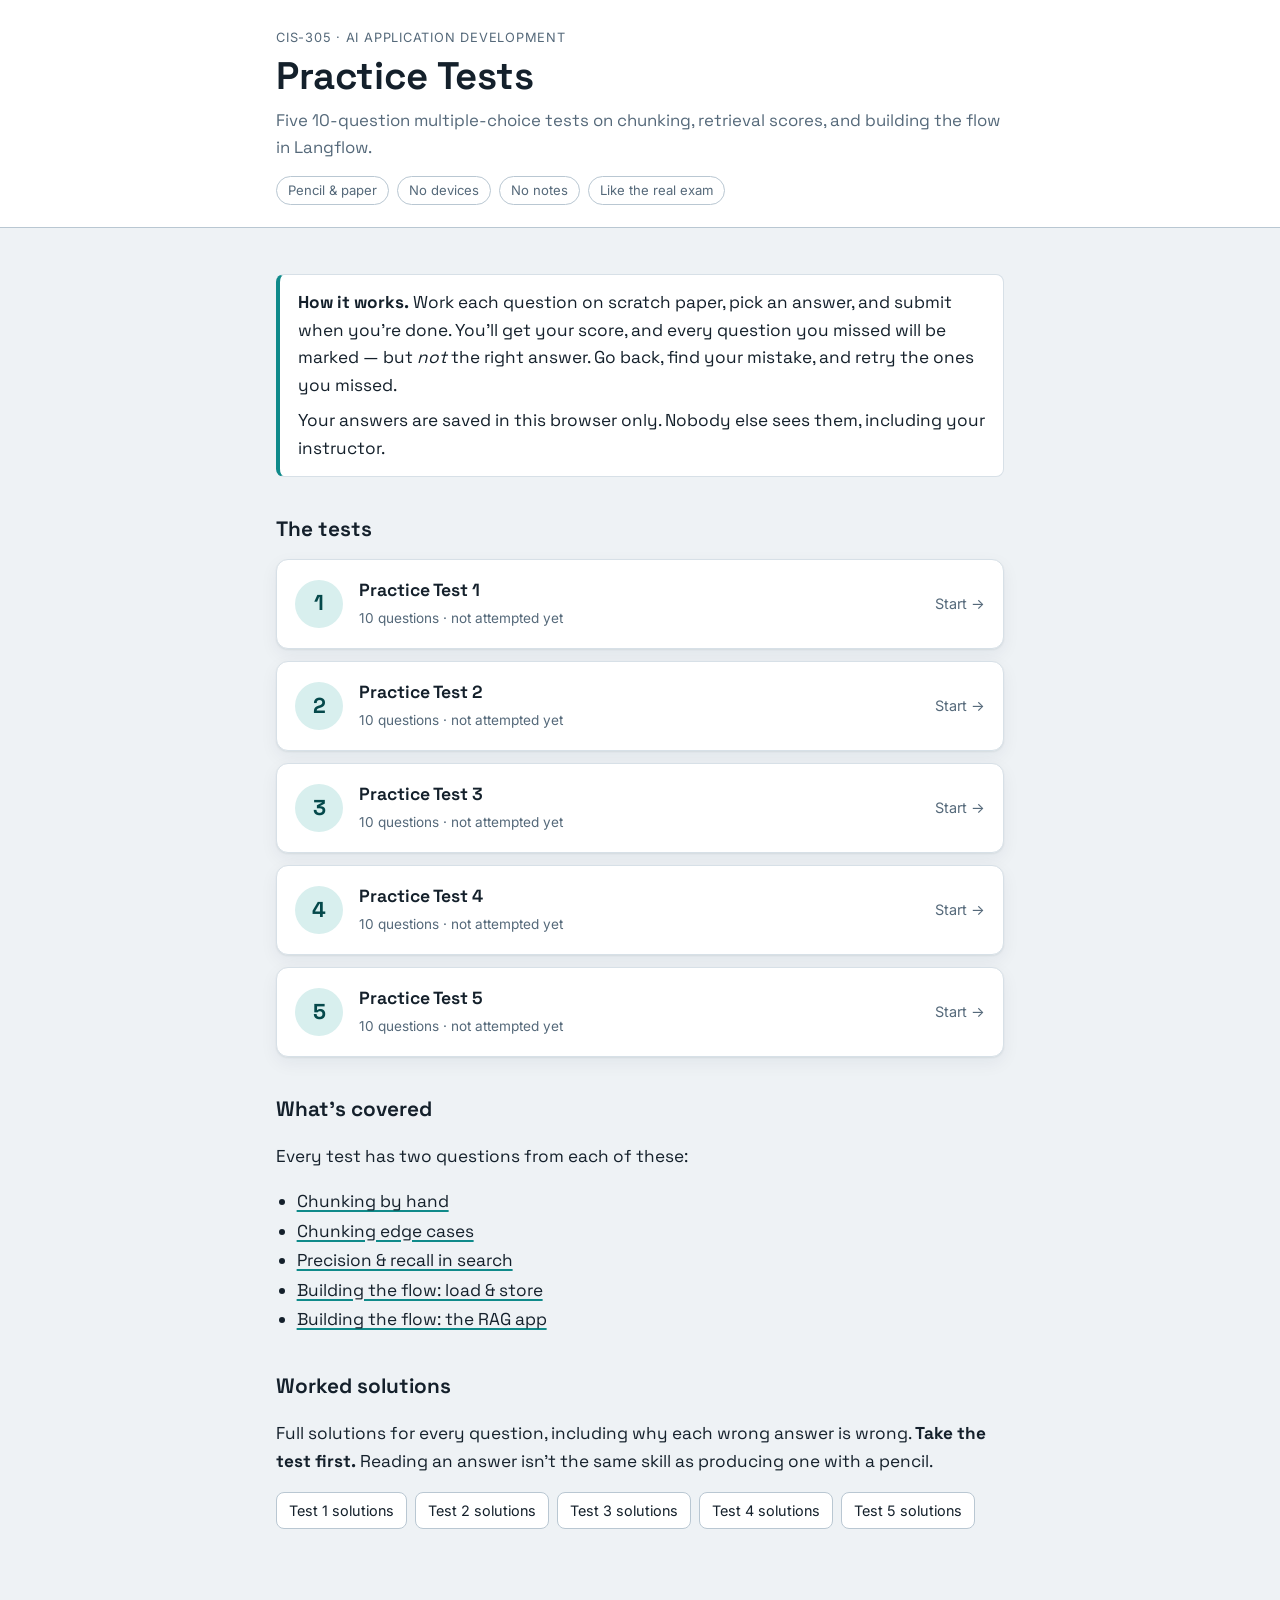
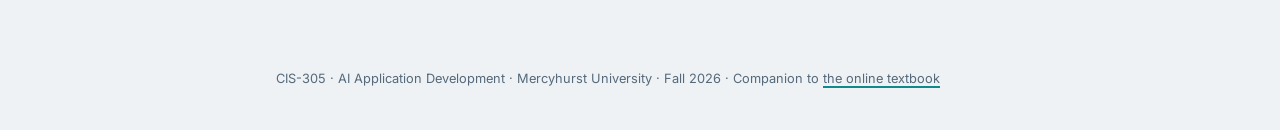
<file: index.html>
<!doctype html>
<html lang="en">
<head>
  <title>AI App Development Practice Tests</title>
  <meta charset="utf-8">
  <meta name="viewport" content="width=device-width, initial-scale=1">
  <link rel="preconnect" href="https://fonts.googleapis.com">
  <link rel="preconnect" href="https://fonts.gstatic.com" crossorigin>
  <link rel="stylesheet" href="https://fonts.googleapis.com/css2?family=Space+Grotesk:wght@500;600;700&family=Inter:wght@400;500;600&family=IBM+Plex+Mono:wght@400;600&display=swap">
  <link rel="stylesheet" href="style.css">
  <link rel="icon" href="data:image/svg+xml,%3Csvg xmlns=%22http://www.w3.org/2000/svg%22 viewBox=%220 0 32 32%22%3E%3Crect width=%2232%22 height=%2232%22 rx=%227%22 fill=%22%230f8a8a%22/%3E%3Ccircle cx=%2210%22 cy=%2211%22 r=%223%22 fill=%22%23ffffff%22/%3E%3Ccircle cx=%2222%22 cy=%2221%22 r=%223%22 fill=%22%23ffffff%22/%3E%3Cpath d=%22M12.6 12.8 19.4 19.2%22 stroke=%22%23ffffff%22 stroke-width=%222.4%22 stroke-linecap=%22round%22/%3E%3C/svg%3E">
</head>
<body data-page="home">
  <header class="masthead"><div class="wrap">
    <p class="crumb">CIS-305 · AI Application Development</p>
    <h1>Practice Tests</h1>
    <p class="dek">Five 10-question multiple-choice tests on chunking, retrieval scores, and building the flow in Langflow.</p>
    <ul class="rules"><li>Pencil &amp; paper</li><li>No devices</li><li>No notes</li><li>Like the real exam</li></ul>
  </div></header>

  <main><div class="wrap">
    <div class="note">
      <p><strong>How it works.</strong> Work each question on scratch paper, pick an answer, and submit when you're done.
      You'll get your score, and every question you missed will be marked — but <em>not</em> the right answer.
      Go back, find your mistake, and retry the ones you missed.</p>
      <p>Your answers are saved in this browser only. Nobody else sees them, including your instructor.</p>
    </div>

    <h2>The tests</h2>
    <ol class="test-list" id="tests"></ol>

    <h2>What's covered</h2>
    <p>Every test has two questions from each of these:</p>
    <ul class="topics">
      <li><a href="https://bendazz.github.io/intro-to-ai-applications/#chunking-practice">Chunking by hand</a></li>
      <li><a href="https://bendazz.github.io/intro-to-ai-applications/#chunking-edge-practice">Chunking edge cases</a></li>
      <li><a href="https://bendazz.github.io/intro-to-ai-applications/#retrieval-practice">Precision &amp; recall in search</a></li>
      <li><a href="https://bendazz.github.io/intro-to-ai-applications/#rag-flow-retrieval">Building the flow: load &amp; store</a></li>
      <li><a href="https://bendazz.github.io/intro-to-ai-applications/#rag-flow-generation">Building the flow: the RAG app</a></li>
    </ul>

    <h2>Worked solutions</h2>
    <p>Full solutions for every question, including why each wrong answer is wrong.
    <strong>Take the test first.</strong> Reading an answer isn't the same skill as producing one with a pencil.</p>
    <div class="sol-links" id="sol-links"></div>
  </div></main>
  <footer><div class="wrap">CIS-305 · AI Application Development · Mercyhurst University · Fall 2026 ·
    Companion to <a href="https://bendazz.github.io/intro-to-ai-applications">the online textbook</a></div></footer>
  <script src="questions.js"></script>
  <script src="app.js"></script>
</body>
</html>
</file>
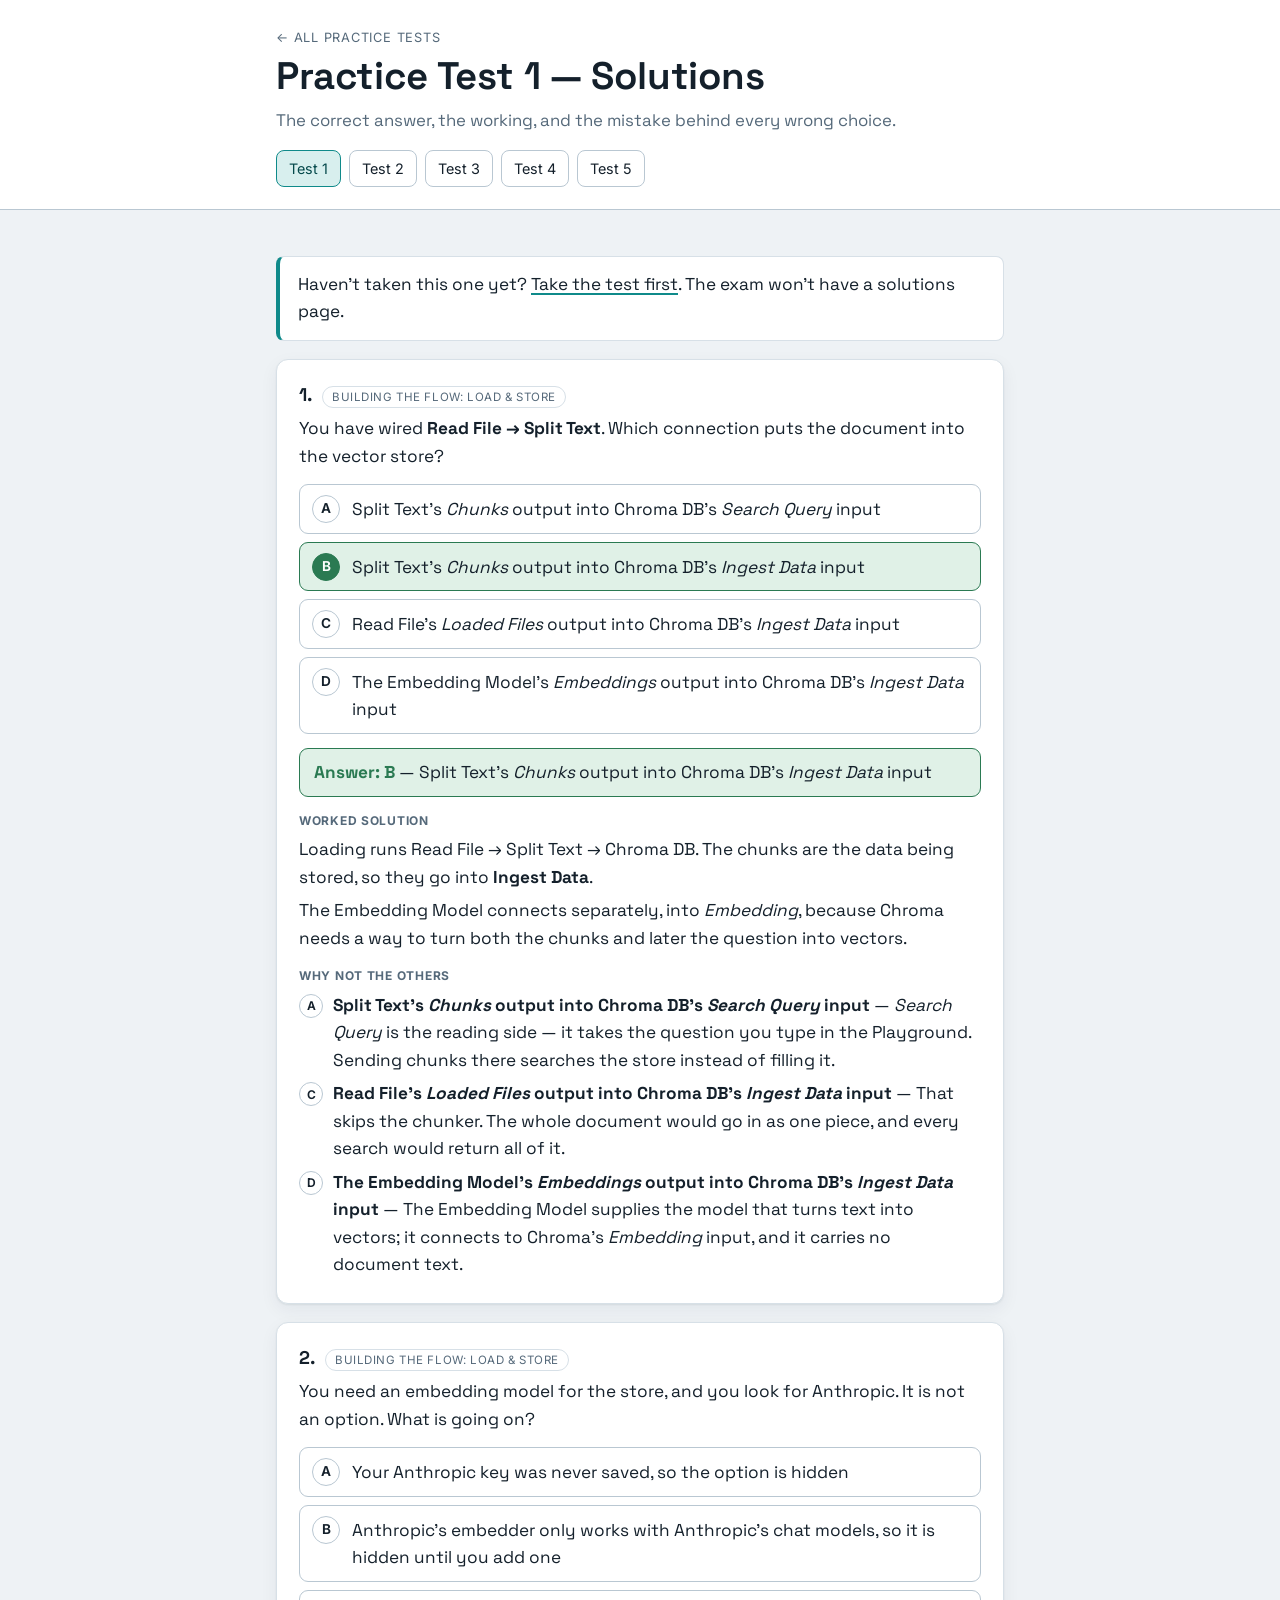
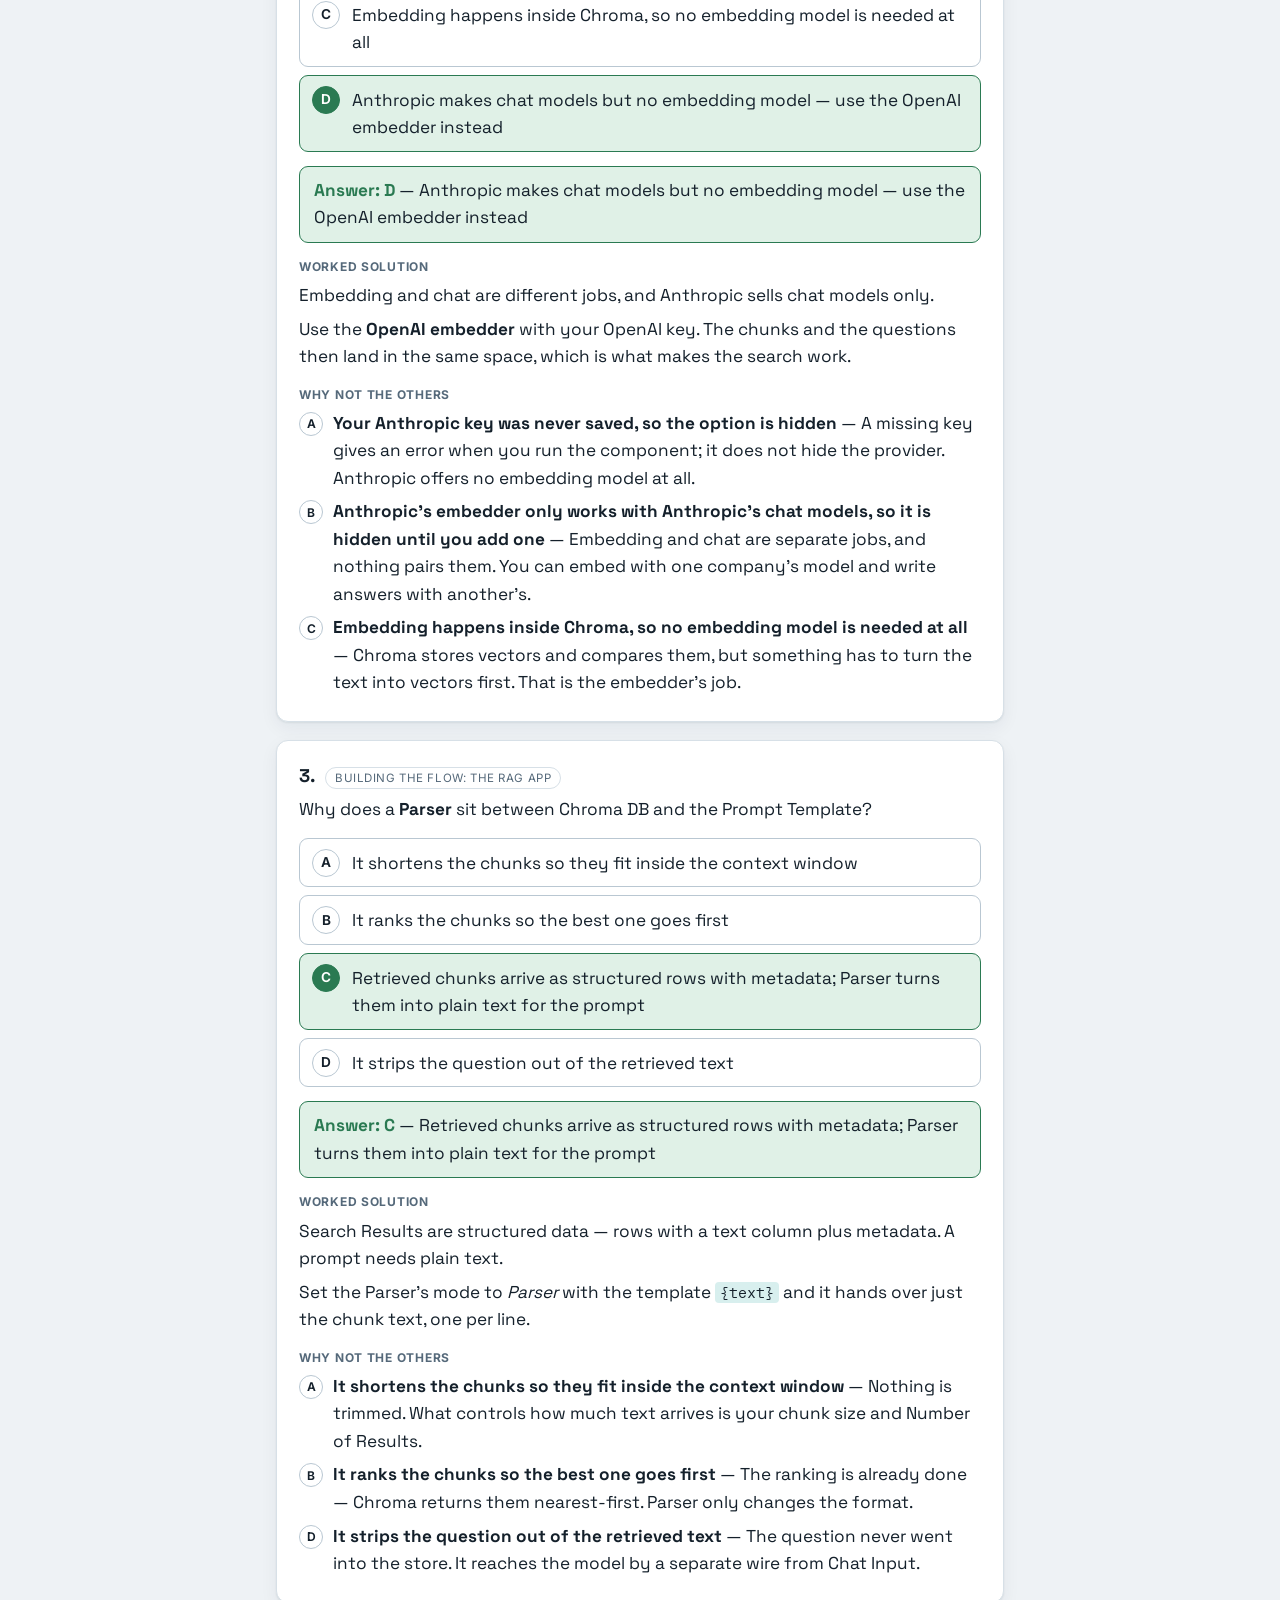
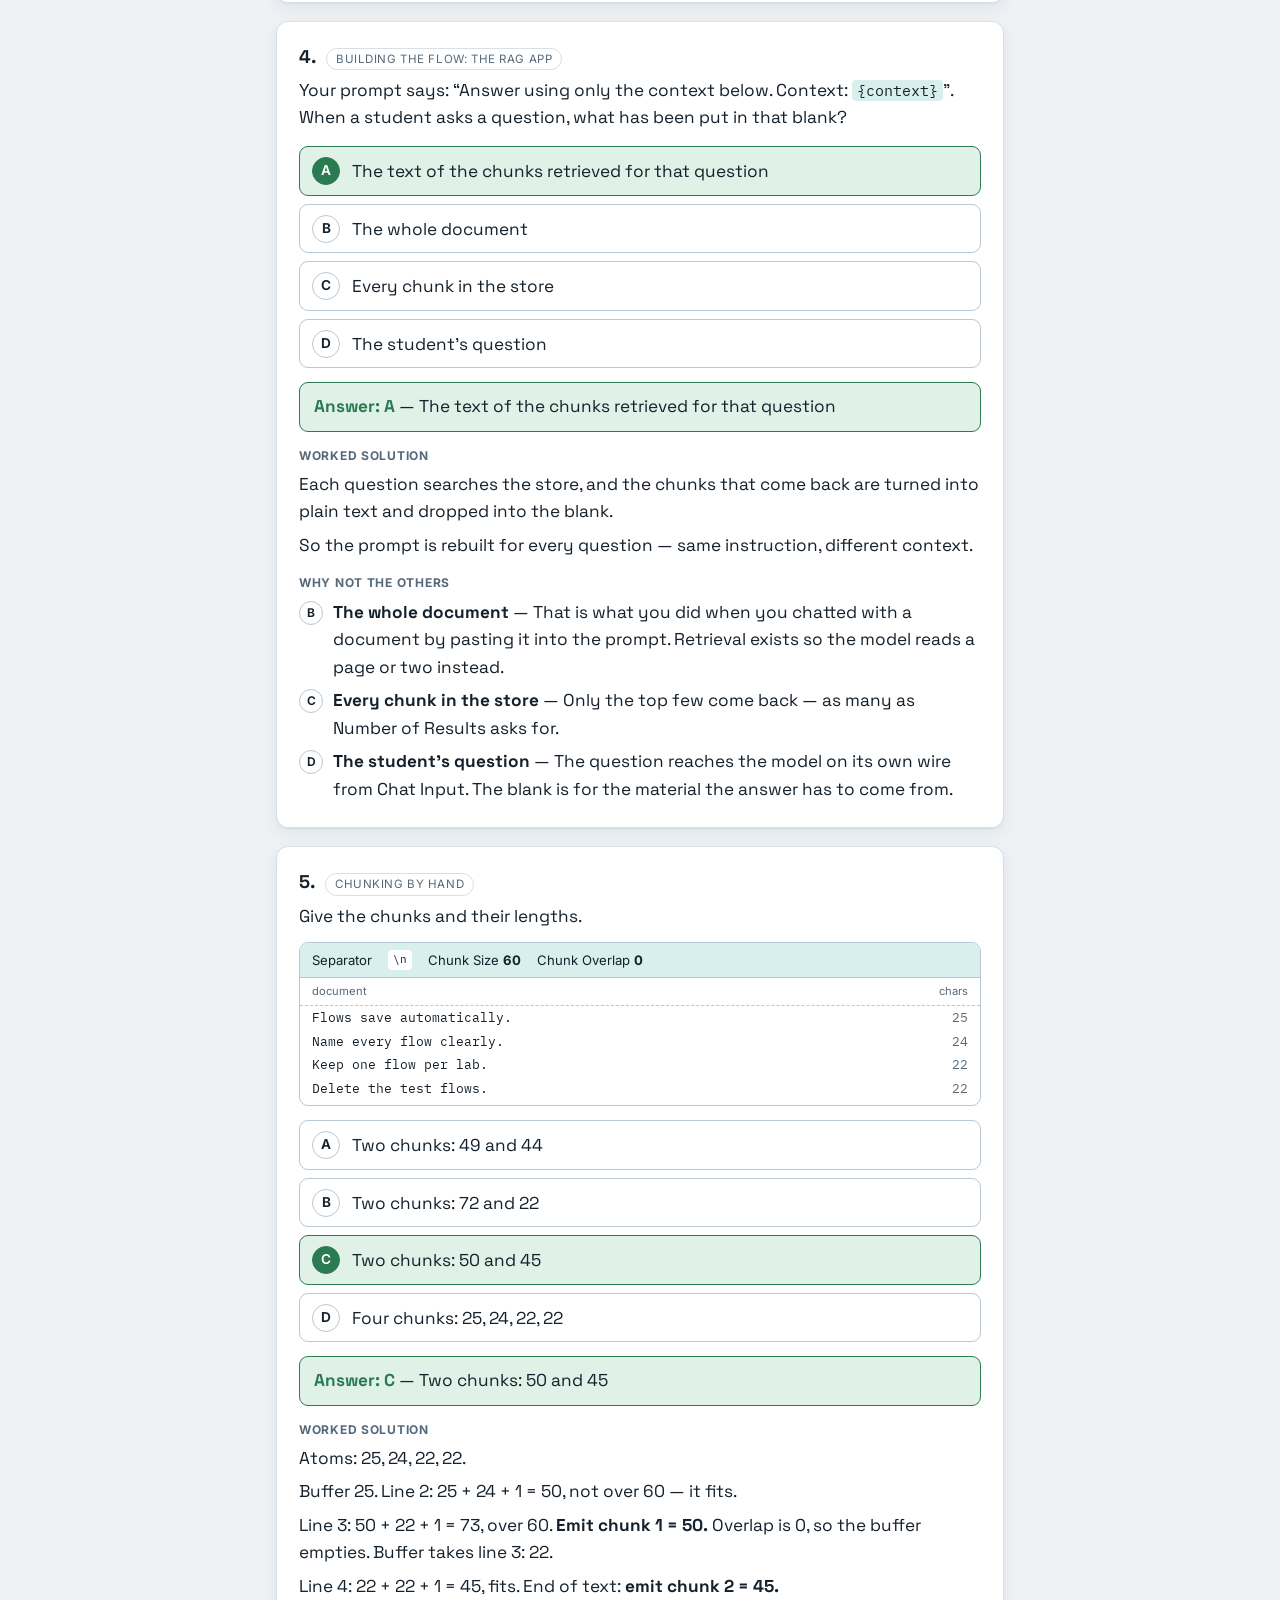
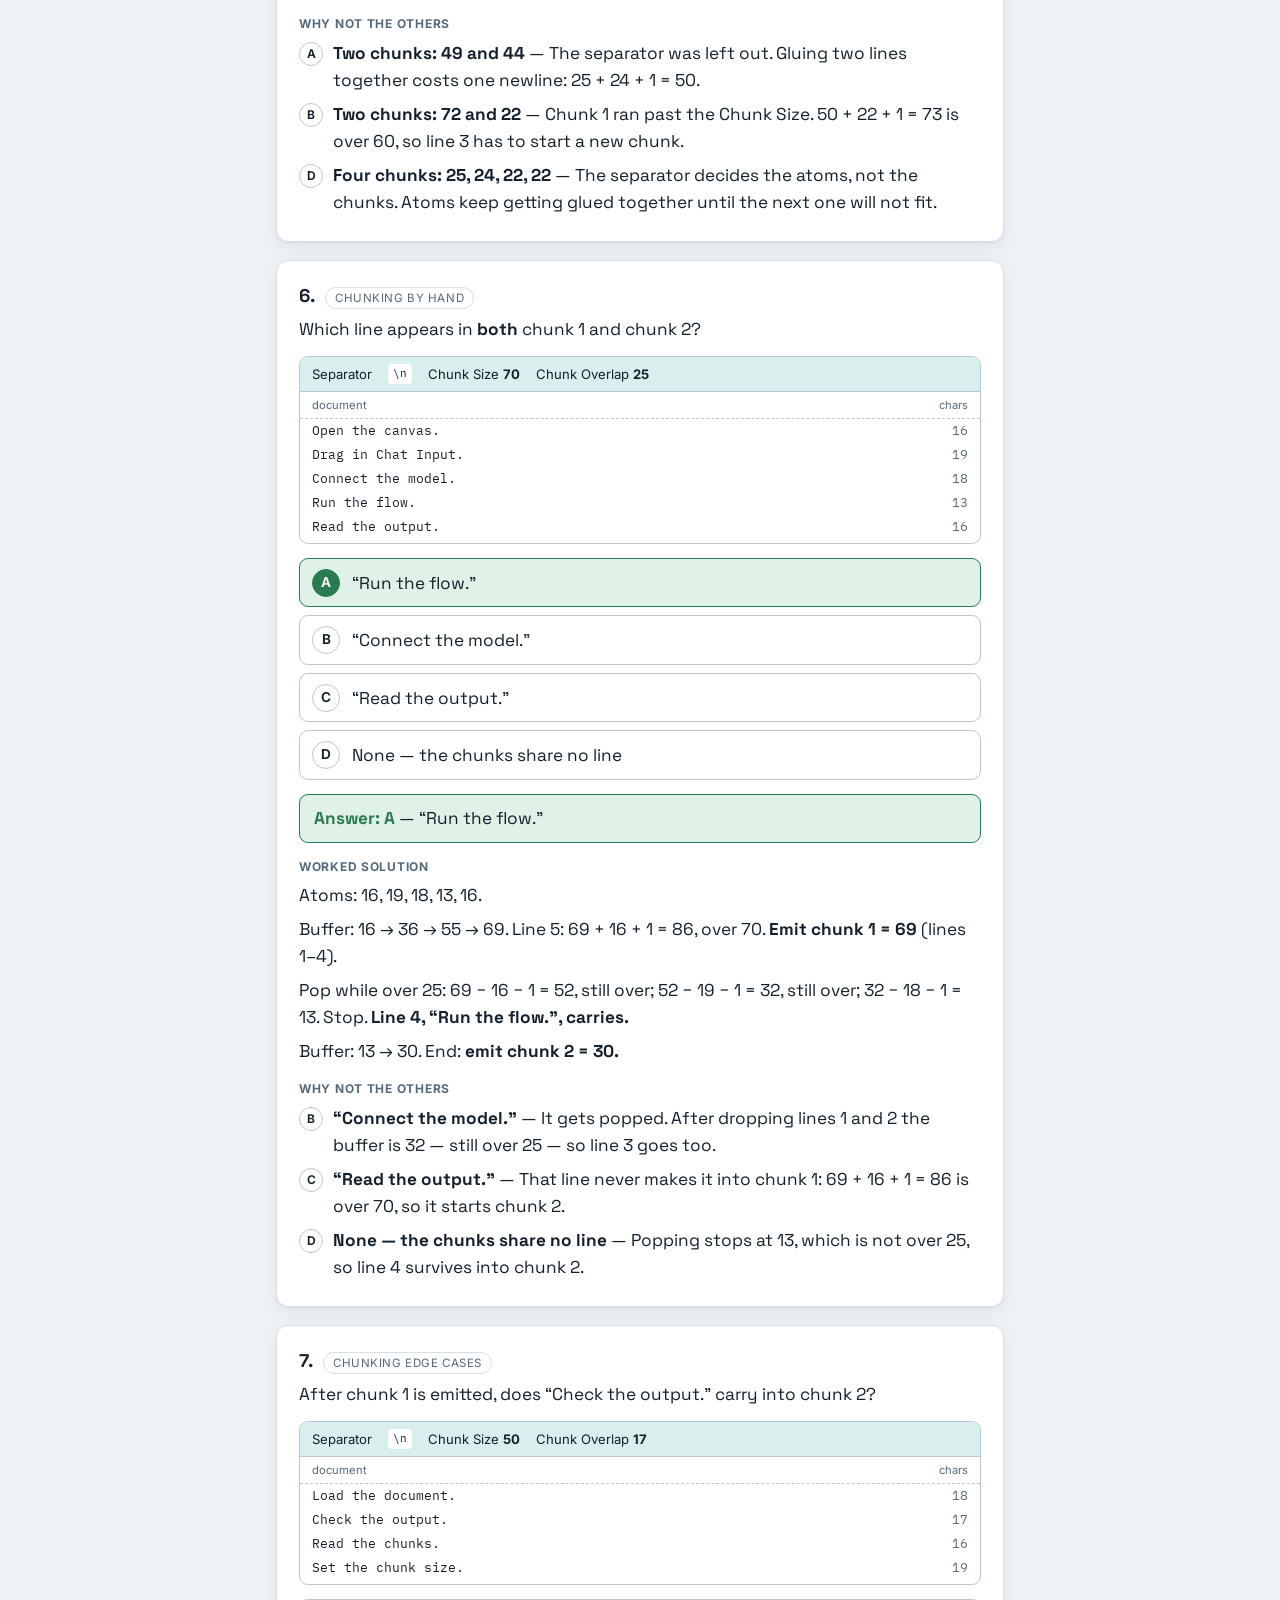
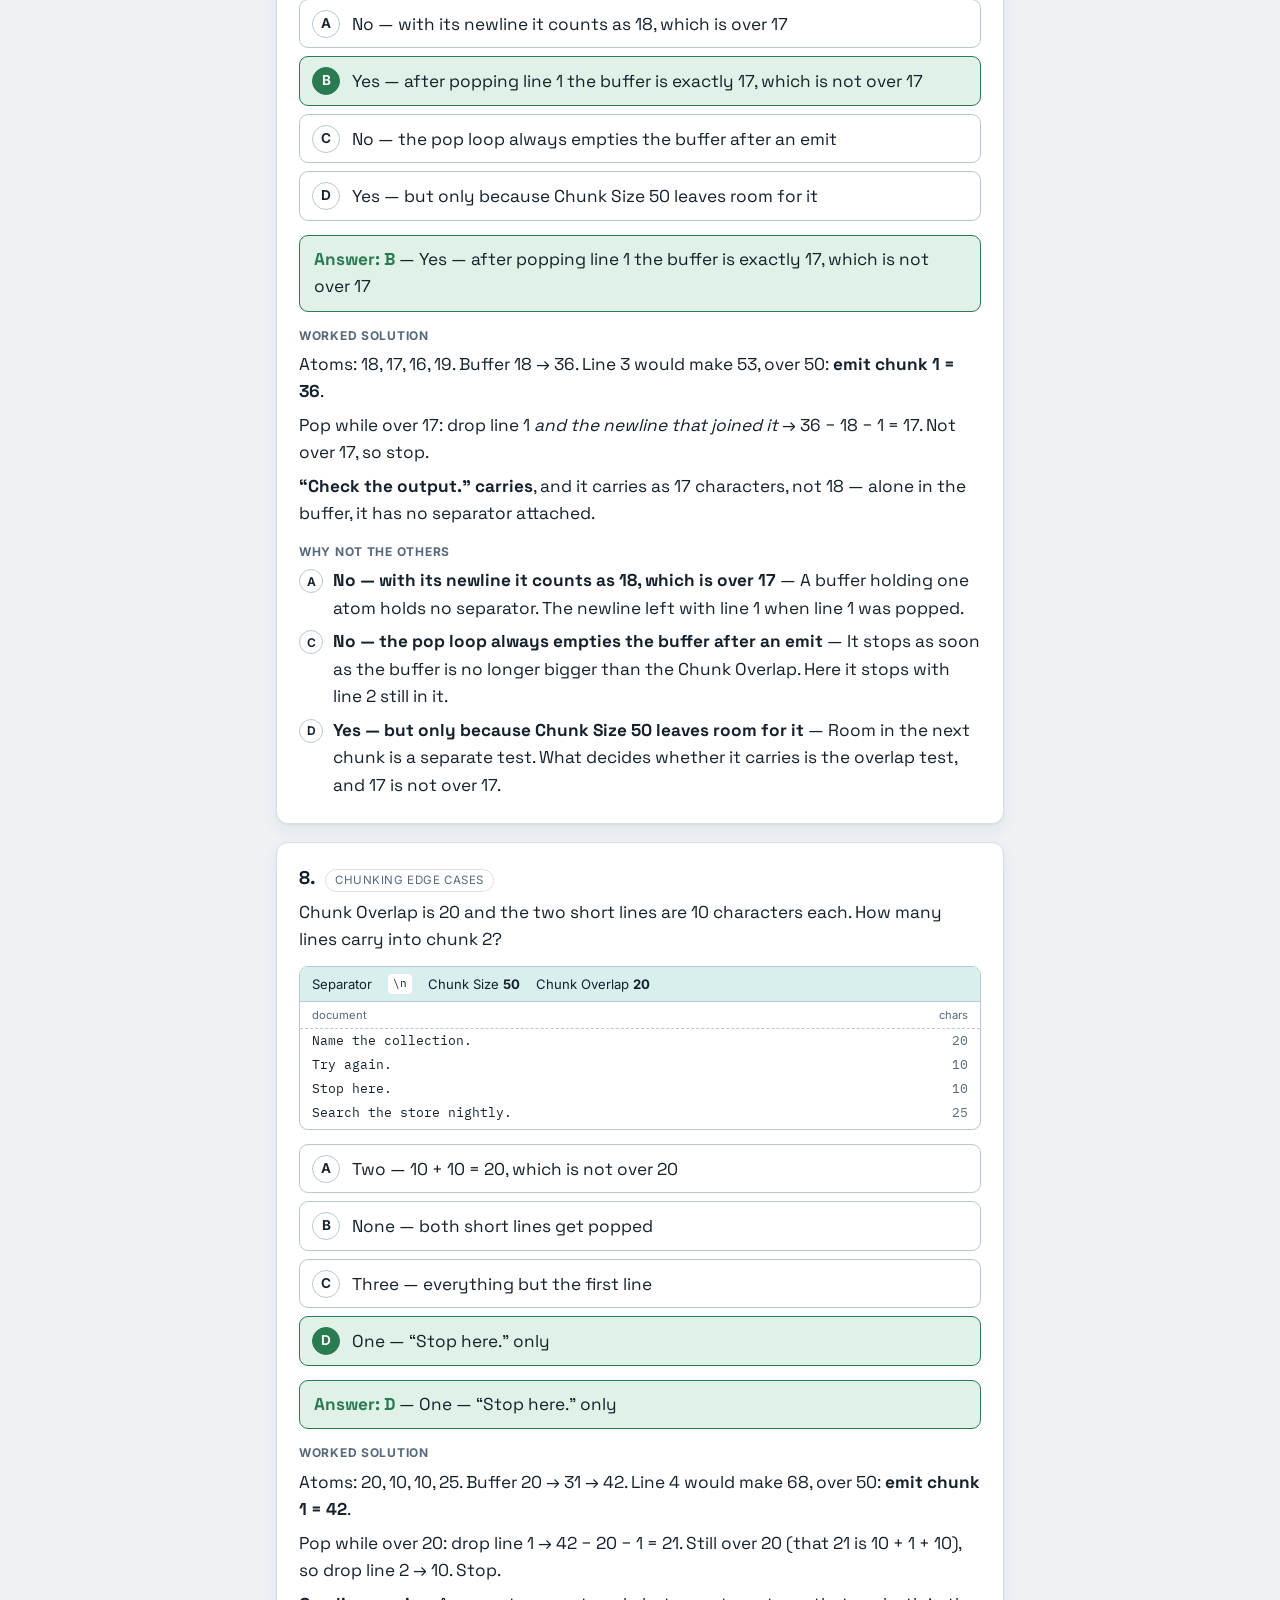
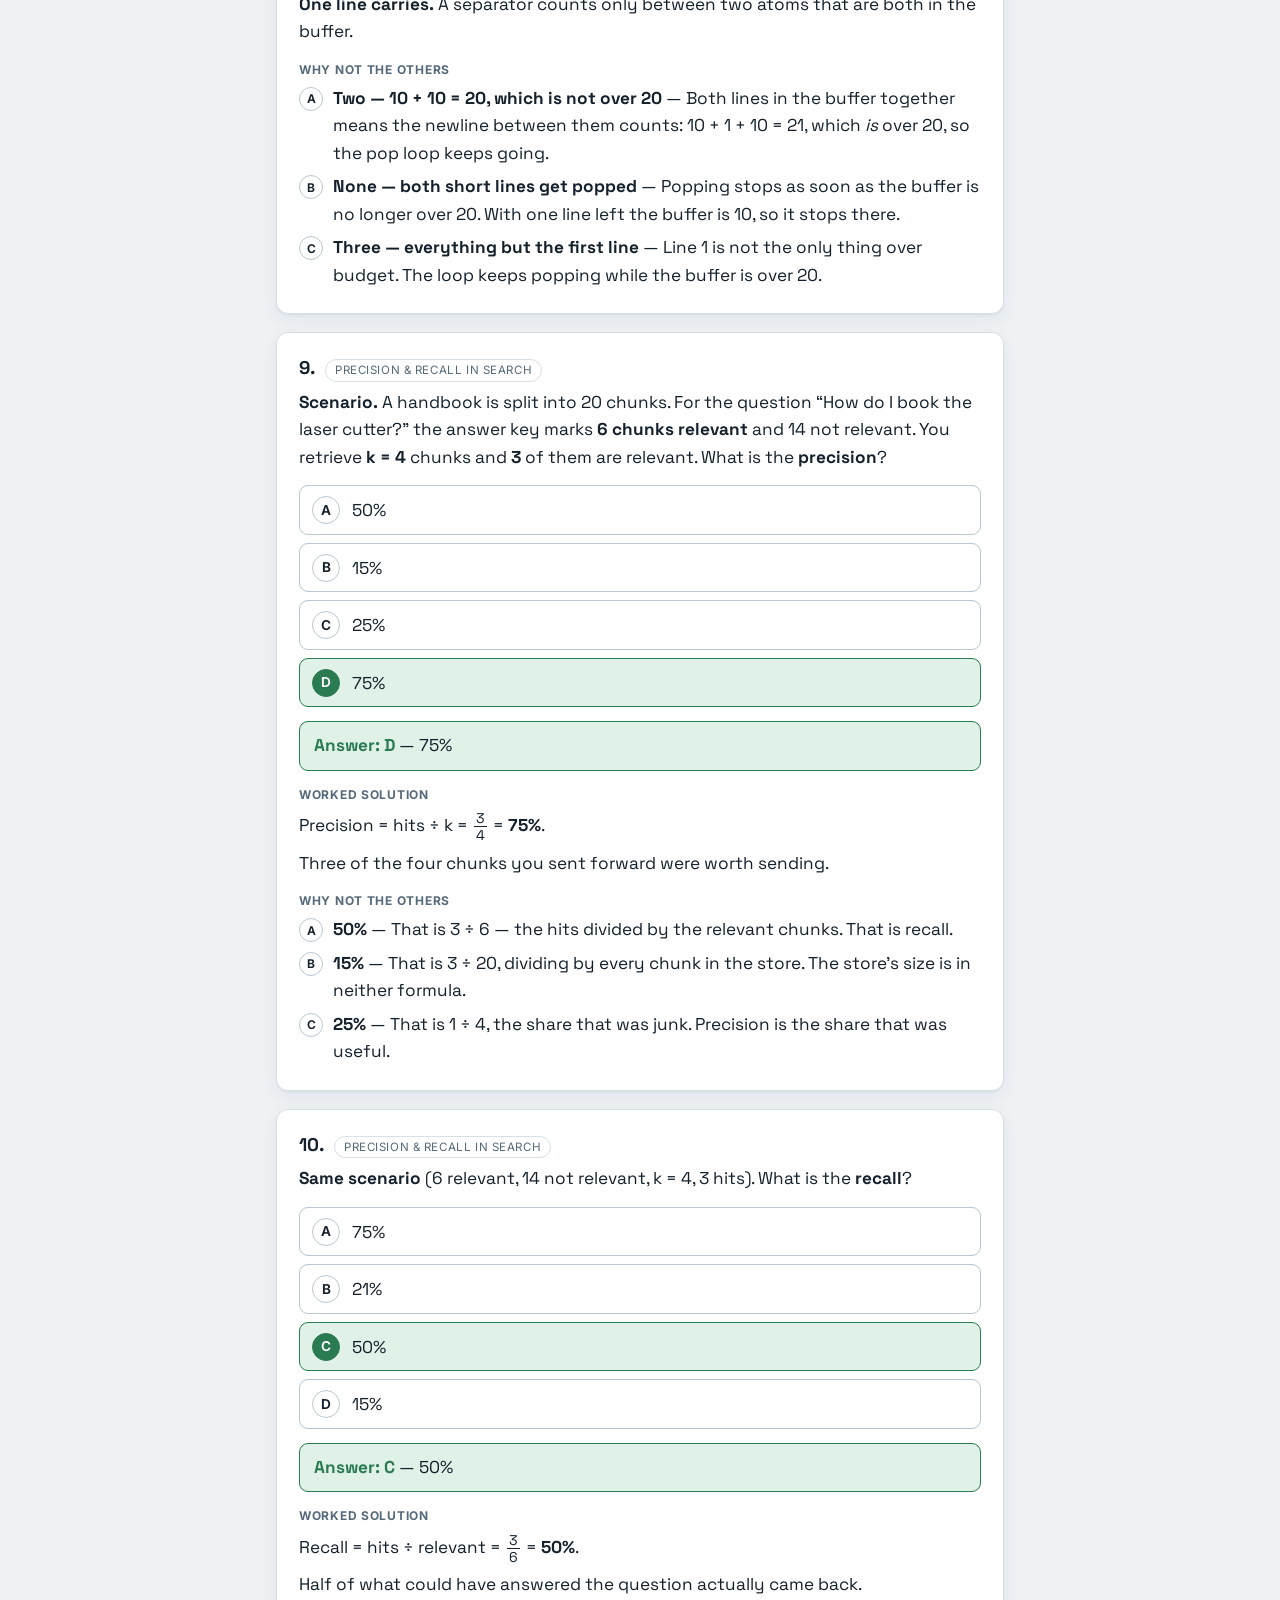
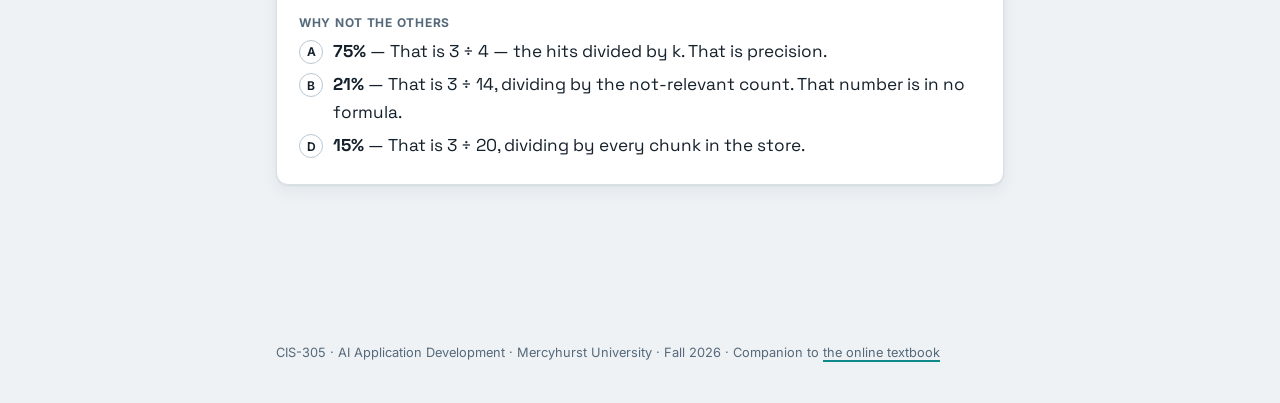
<file: solutions.html>
<!doctype html>
<html lang="en">
<head>
  <title>Solutions · AI App Development</title>
  <meta charset="utf-8">
  <meta name="viewport" content="width=device-width, initial-scale=1">
  <link rel="preconnect" href="https://fonts.googleapis.com">
  <link rel="preconnect" href="https://fonts.gstatic.com" crossorigin>
  <link rel="stylesheet" href="https://fonts.googleapis.com/css2?family=Space+Grotesk:wght@500;600;700&family=Inter:wght@400;500;600&family=IBM+Plex+Mono:wght@400;600&display=swap">
  <link rel="stylesheet" href="style.css">
  <link rel="icon" href="data:image/svg+xml,%3Csvg xmlns=%22http://www.w3.org/2000/svg%22 viewBox=%220 0 32 32%22%3E%3Crect width=%2232%22 height=%2232%22 rx=%227%22 fill=%22%230f8a8a%22/%3E%3Ccircle cx=%2210%22 cy=%2211%22 r=%223%22 fill=%22%23ffffff%22/%3E%3Ccircle cx=%2222%22 cy=%2221%22 r=%223%22 fill=%22%23ffffff%22/%3E%3Cpath d=%22M12.6 12.8 19.4 19.2%22 stroke=%22%23ffffff%22 stroke-width=%222.4%22 stroke-linecap=%22round%22/%3E%3C/svg%3E">
</head>
<body data-page="solutions">
  <header class="masthead"><div class="wrap">
    <p class="crumb"><a href="./">← All practice tests</a></p>
    <h1 id="title">Solutions</h1>
    <p class="dek">The correct answer, the working, and the mistake behind every wrong choice.</p>
    <div class="sol-links" id="sol-links" style="margin-top:16px"></div>
  </div></header>

  <main><div class="wrap">
    <div class="note"><p>Haven't taken this one yet? <a id="take-link" href="test.html">Take the test first</a>.
    The exam won't have a solutions page.</p></div>
    <div id="solutions"></div>
  </div></main>
  <footer><div class="wrap">CIS-305 · AI Application Development · Mercyhurst University · Fall 2026 ·
    Companion to <a href="https://bendazz.github.io/intro-to-ai-applications">the online textbook</a></div></footer>
  <script src="questions.js"></script>
  <script src="app.js"></script>
</body>
</html>
</file>
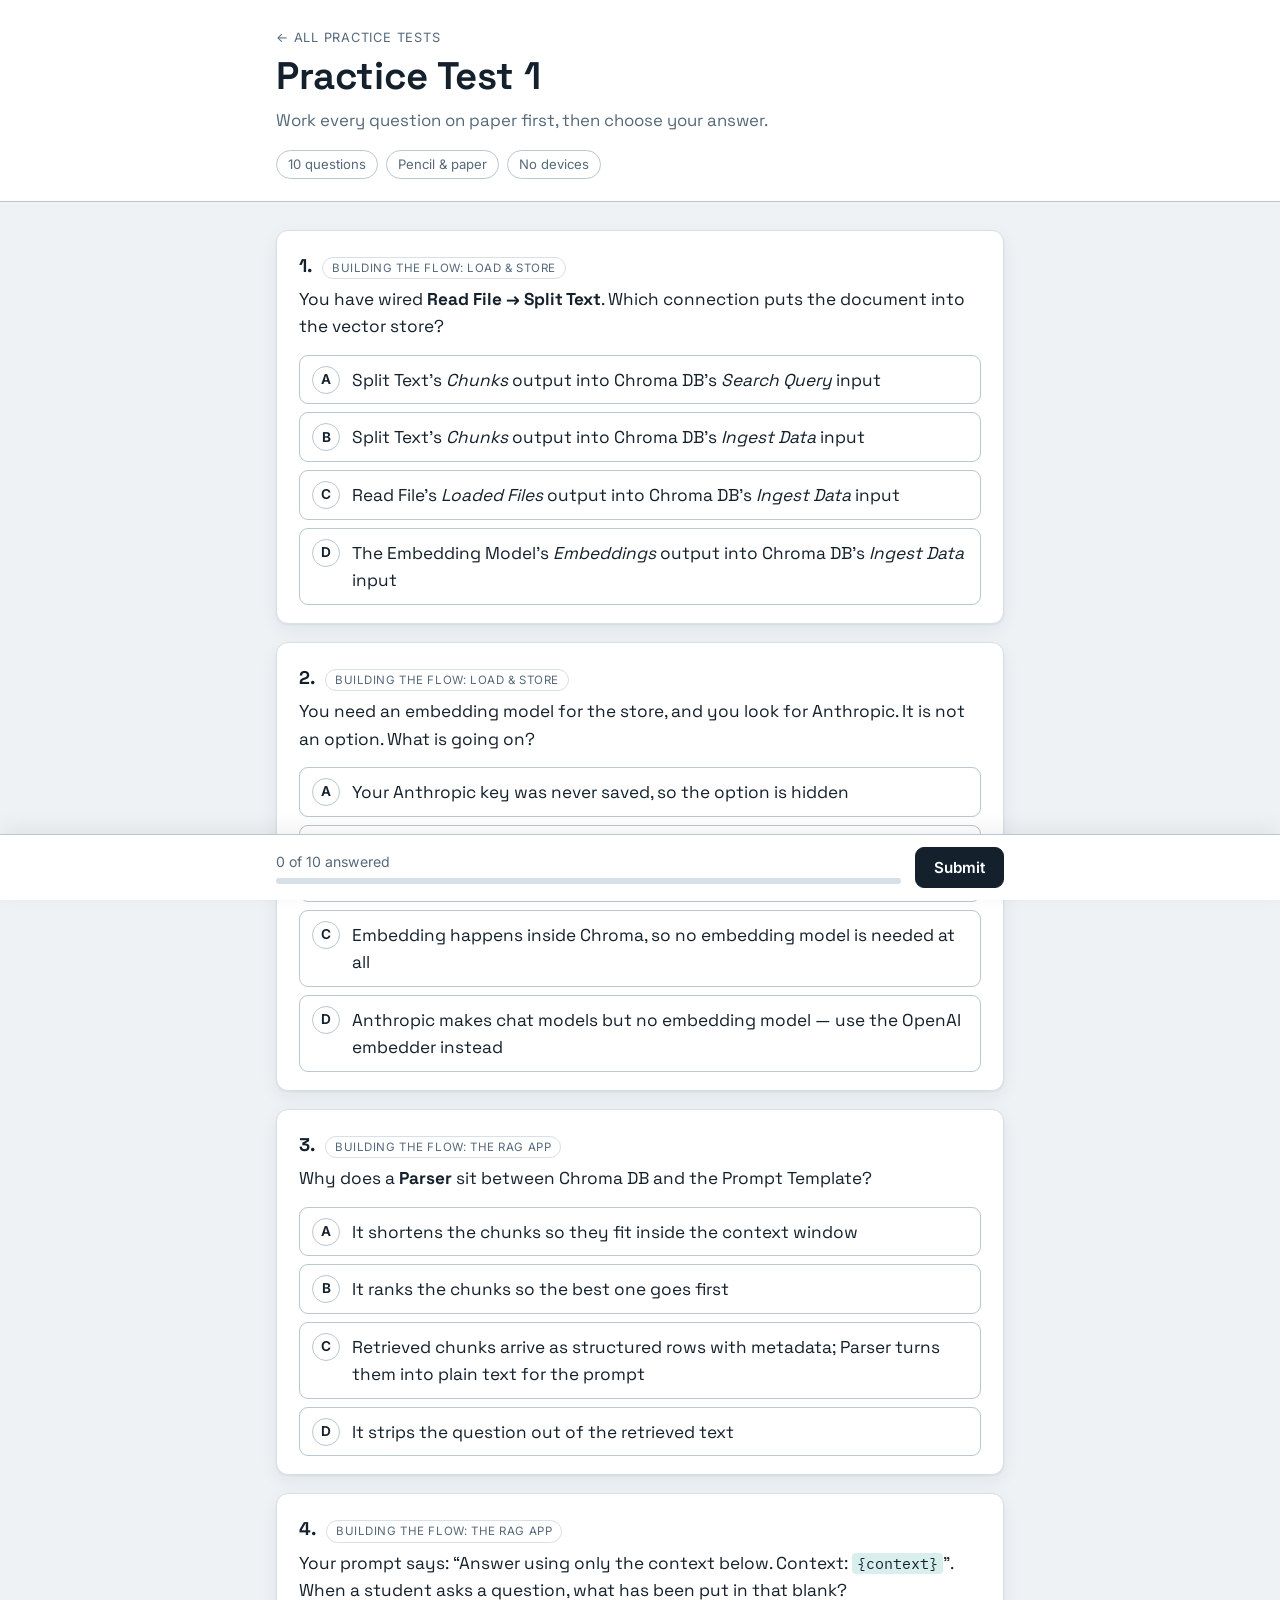
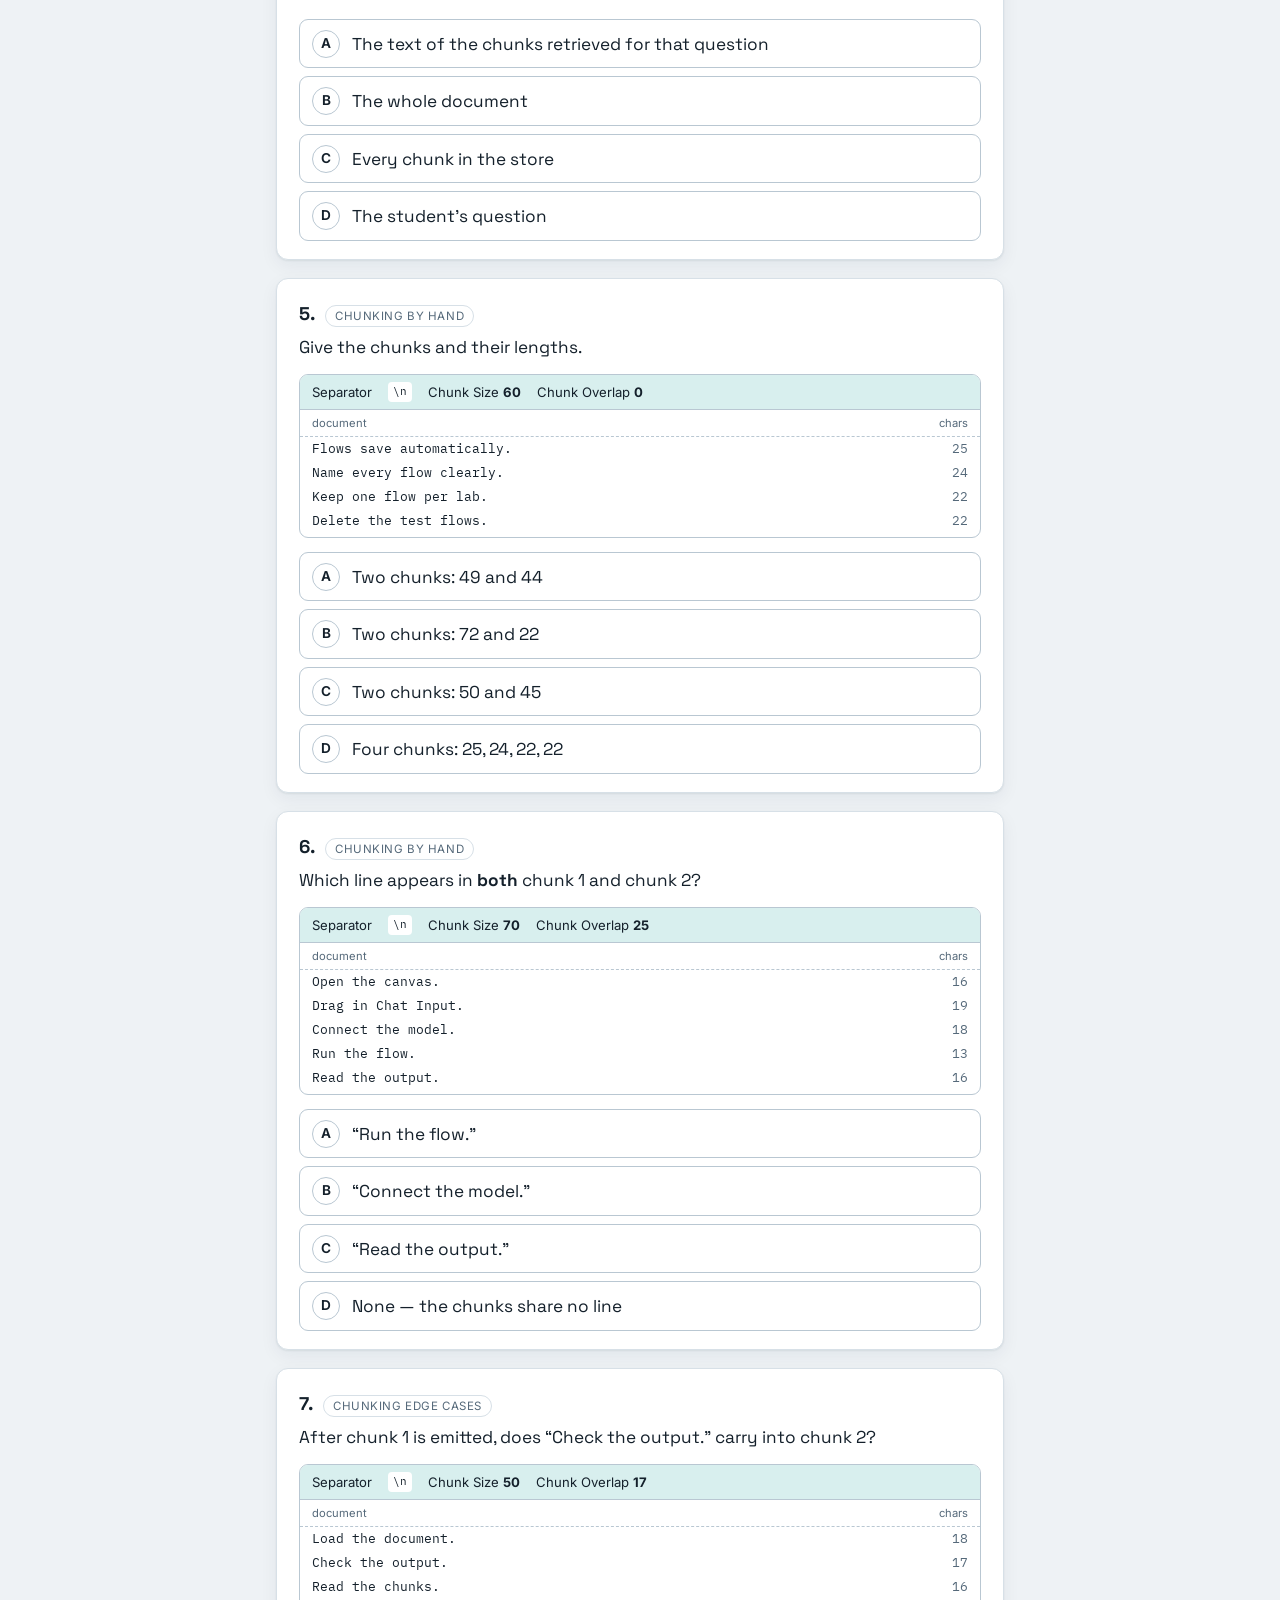
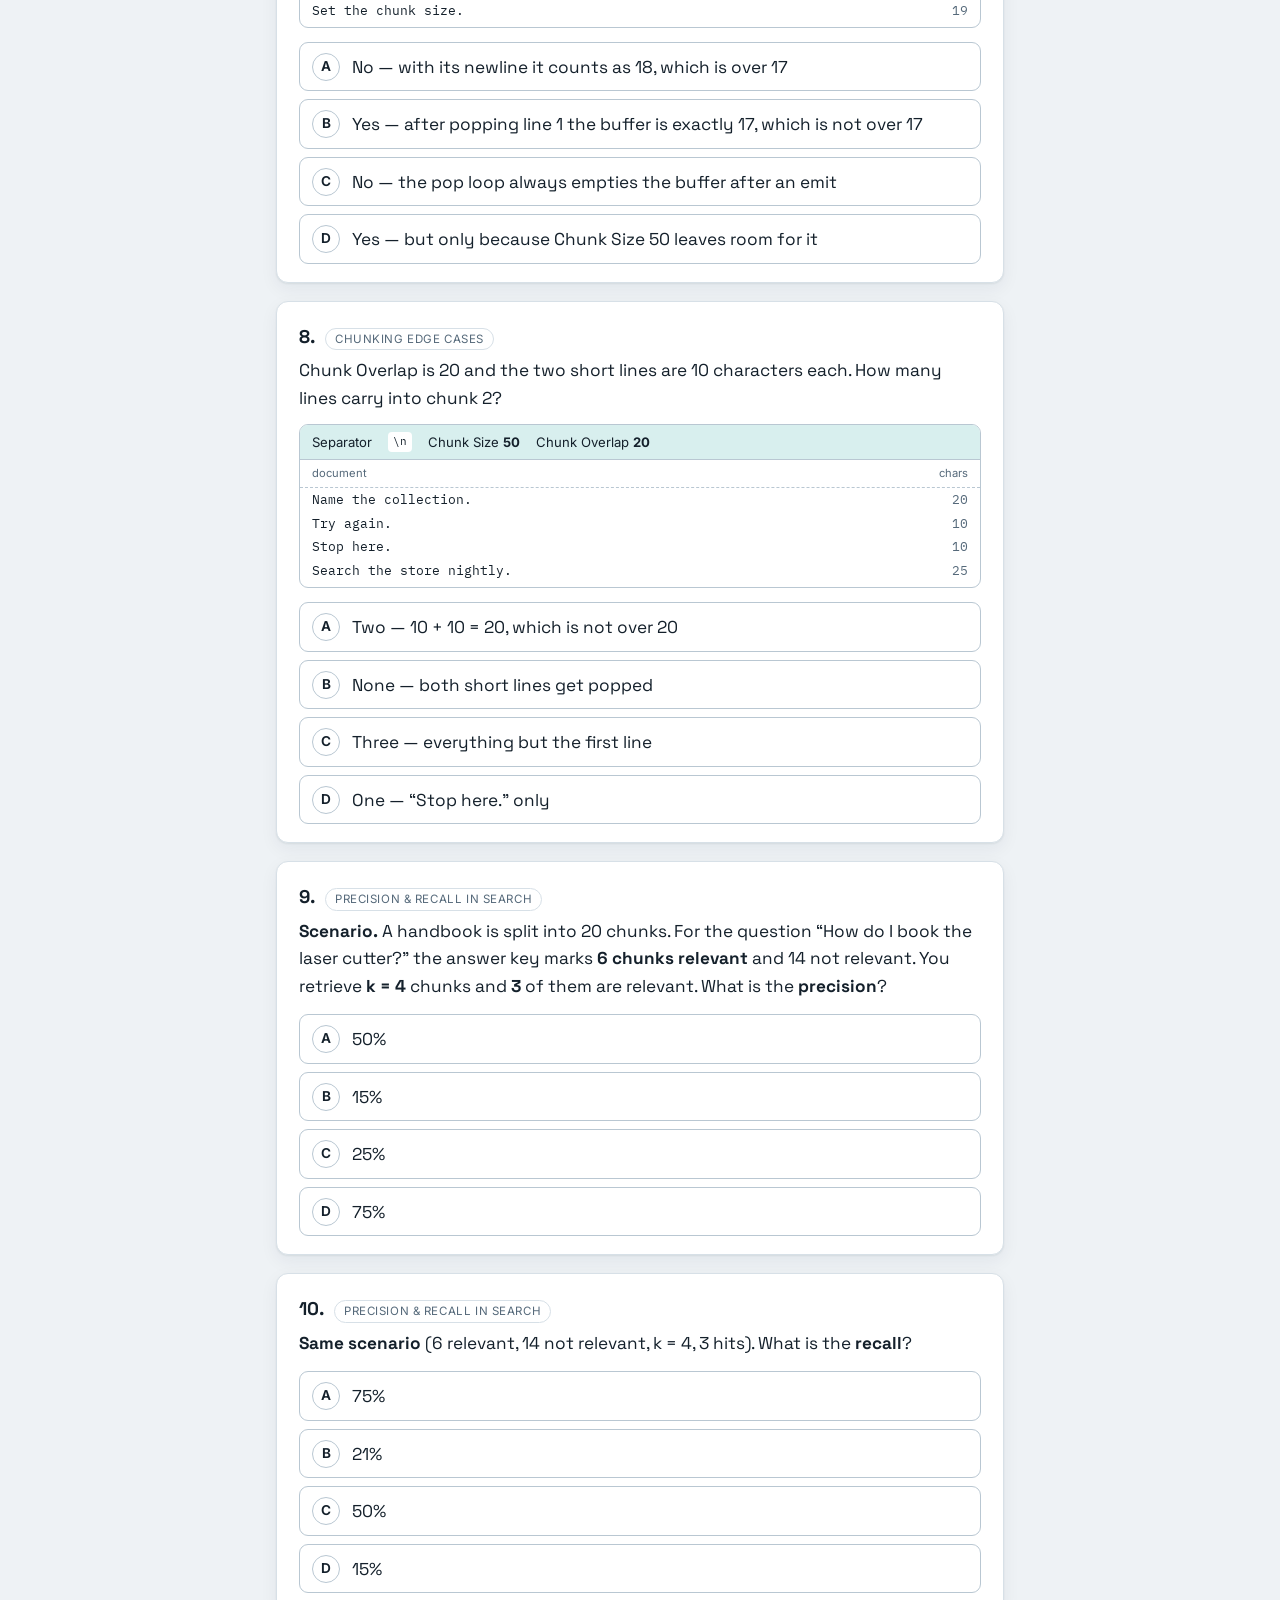
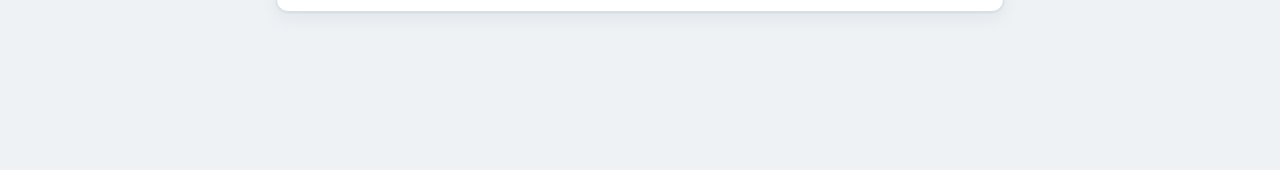
<file: test.html>
<!doctype html>
<html lang="en">
<head>
  <title>Practice Test · AI App Development</title>
  <meta charset="utf-8">
  <meta name="viewport" content="width=device-width, initial-scale=1">
  <link rel="preconnect" href="https://fonts.googleapis.com">
  <link rel="preconnect" href="https://fonts.gstatic.com" crossorigin>
  <link rel="stylesheet" href="https://fonts.googleapis.com/css2?family=Space+Grotesk:wght@500;600;700&family=Inter:wght@400;500;600&family=IBM+Plex+Mono:wght@400;600&display=swap">
  <link rel="stylesheet" href="style.css">
  <link rel="icon" href="data:image/svg+xml,%3Csvg xmlns=%22http://www.w3.org/2000/svg%22 viewBox=%220 0 32 32%22%3E%3Crect width=%2232%22 height=%2232%22 rx=%227%22 fill=%22%230f8a8a%22/%3E%3Ccircle cx=%2210%22 cy=%2211%22 r=%223%22 fill=%22%23ffffff%22/%3E%3Ccircle cx=%2222%22 cy=%2221%22 r=%223%22 fill=%22%23ffffff%22/%3E%3Cpath d=%22M12.6 12.8 19.4 19.2%22 stroke=%22%23ffffff%22 stroke-width=%222.4%22 stroke-linecap=%22round%22/%3E%3C/svg%3E">
</head>
<body data-page="test">
  <header class="masthead"><div class="wrap">
    <p class="crumb"><a href="./">← All practice tests</a></p>
    <h1 id="title">Practice Test</h1>
    <p class="dek">Work every question on paper first, then choose your answer.</p>
    <ul class="rules"><li>10 questions</li><li>Pencil &amp; paper</li><li>No devices</li></ul>
  </div></header>

  <main><div class="wrap">
    <div class="score" id="score" hidden aria-live="polite"></div>
    <div id="questions"></div>
  </div></main>

  <div class="bar"><div class="wrap">
    <div class="progress"><span id="progress-text"></span>
      <div class="progress-track"><div class="progress-fill" id="progress-fill"></div></div></div>
    <button type="button" class="btn btn-primary" id="submit">Submit</button>
  </div></div>
  <script src="questions.js"></script>
  <script src="app.js"></script>
</body>
</html>
</file>
<file: style.css>
/* Canvas look: cool slate, teal wiring, boxes that read like flow nodes. */

:root {
  --paper: #eef2f5;
  --sheet: #ffffff;
  --ink: #14202b;
  --ink-soft: #55697a;
  --rule: #d7e0e7;
  --rule-strong: #b9c7d2;
  --accent: #0f8a8a;
  --accent-ink: #05494b;
  --accent-wash: #d8efee;
  --ok: #2a7a52;
  --ok-wash: #e0f1e7;
  --bad: #b23b41;
  --bad-wash: #fae3e4;
  --focus: #1f6fd0;
  --shadow: 0 1px 2px rgba(20, 40, 60, .07), 0 6px 18px rgba(20, 40, 60, .06);
  --serif: "Space Grotesk", "Inter", system-ui, sans-serif;
  --sans: "Inter", system-ui, -apple-system, "Segoe UI", sans-serif;
  --mono: "IBM Plex Mono", ui-monospace, Menlo, Consolas, monospace;
  color-scheme: light;
}

@media (prefers-color-scheme: dark) {
  :root:not([data-theme="light"]) {
    --paper: #0e161c;
    --sheet: #17222b;
    --ink: #e3ecf2;
    --ink-soft: #9ab0c0;
    --rule: #2a3a46;
    --rule-strong: #3b4f5d;
    --accent: #4fc4c0;
    --accent-ink: #9fe6e2;
    --accent-wash: #113536;
    --ok: #6ccb9a;
    --ok-wash: #14301f;
    --bad: #f08c90;
    --bad-wash: #3a2024;
    --focus: #7fb4ff;
    --shadow: none;
    color-scheme: dark;
  }
}
:root[data-theme="dark"] {
  --paper: #0e161c;
  --sheet: #17222b;
  --ink: #e3ecf2;
  --ink-soft: #9ab0c0;
  --rule: #2a3a46;
  --rule-strong: #3b4f5d;
  --accent: #4fc4c0;
  --accent-ink: #9fe6e2;
  --accent-wash: #113536;
  --ok: #6ccb9a;
  --ok-wash: #14301f;
  --bad: #f08c90;
  --bad-wash: #3a2024;
  --focus: #7fb4ff;
  --shadow: none;
  color-scheme: dark;
}

* { box-sizing: border-box; }

html { -webkit-text-size-adjust: 100%; }

body {
  margin: 0;
  background: var(--paper);
  color: var(--ink);
  font-family: var(--serif);
  font-size: 1.075rem;
  line-height: 1.6;
}

a { color: inherit; text-decoration-color: var(--accent); text-decoration-thickness: 2px; text-underline-offset: 3px; }
a:hover { color: var(--accent-ink); }

code {
  font-family: var(--mono);
  font-size: .85em;
  background: var(--accent-wash);
  padding: 1px 5px;
  border-radius: 4px;
}

:focus-visible { outline: 3px solid var(--focus); outline-offset: 2px; }

.wrap { max-width: 760px; margin: 0 auto; padding: 0 16px; }

/* ---------- masthead ---------- */
.masthead {
  border-bottom: 1px solid var(--rule-strong);
  background: var(--sheet);
}
.masthead .wrap { padding-top: 28px; padding-bottom: 22px; }
.crumb {
  font-family: var(--sans);
  font-size: .8rem;
  letter-spacing: .06em;
  text-transform: uppercase;
  color: var(--ink-soft);
  margin: 0 0 6px;
}
.crumb a { text-decoration: none; }
.crumb a:hover { text-decoration: underline; }
h1 {
  font-size: clamp(1.8rem, 5vw, 2.4rem);
  line-height: 1.15;
  margin: 0 0 8px;
  font-weight: 650;
  letter-spacing: -.01em;
}
.dek { margin: 0; color: var(--ink-soft); font-size: 1.05rem; }

.rules {
  display: flex;
  flex-wrap: wrap;
  gap: 8px;
  margin: 16px 0 0;
  padding: 0;
  list-style: none;
  font-family: var(--sans);
  font-size: .82rem;
}
.rules li {
  border: 1px solid var(--rule-strong);
  border-radius: 999px;
  padding: 3px 11px;
  color: var(--ink-soft);
}

main { padding: 28px 0 140px; }

h2 {
  font-size: 1.3rem;
  margin: 36px 0 12px;
  font-weight: 650;
}

/* ---------- home ---------- */
.test-list { list-style: none; margin: 0; padding: 0; display: grid; gap: 12px; }
.test-card {
  display: flex;
  align-items: center;
  gap: 16px;
  background: var(--sheet);
  border: 1px solid var(--rule);
  border-radius: 12px;
  padding: 16px 18px;
  text-decoration: none;
  box-shadow: var(--shadow);
  transition: border-color .15s, transform .15s;
}
.test-card:hover { border-color: var(--accent); color: inherit; transform: translateY(-1px); }
.test-num {
  flex: none;
  width: 48px; height: 48px;
  display: grid; place-items: center;
  border-radius: 50%;
  background: var(--accent-wash);
  color: var(--accent-ink);
  font-weight: 700;
  font-size: 1.35rem;
}
.test-card .t-title { font-weight: 650; font-size: 1.1rem; }
.test-card .t-meta { font-family: var(--sans); font-size: .85rem; color: var(--ink-soft); }
.test-card .go { margin-left: auto; font-family: var(--sans); font-size: .9rem; color: var(--ink-soft); white-space: nowrap; }

.topics { margin: 0; padding-left: 1.2em; }
.topics li { margin: 2px 0; }

.note {
  background: var(--sheet);
  border: 1px solid var(--rule);
  border-left: 4px solid var(--accent);
  border-radius: 8px;
  padding: 14px 18px;
  margin: 18px 0;
}
.note p { margin: 0 0 8px; }
.note p:last-child { margin-bottom: 0; }

.sol-links { display: flex; flex-wrap: wrap; gap: 8px; }
.sol-links a {
  font-family: var(--sans);
  font-size: .9rem;
  text-decoration: none;
  border: 1px solid var(--rule-strong);
  border-radius: 8px;
  padding: 6px 12px;
  background: var(--sheet);
}
.sol-links a:hover, .sol-links a[aria-current="page"] { border-color: var(--accent); background: var(--accent-wash); color: var(--accent-ink); }

/* ---------- questions ---------- */
.question {
  background: var(--sheet);
  border: 1px solid var(--rule);
  border-radius: 12px;
  padding: 20px 22px 18px;
  margin: 0 0 18px;
  box-shadow: var(--shadow);
  scroll-margin-top: 20px;
  position: relative;
}
.q-head {
  display: flex;
  align-items: baseline;
  gap: 10px;
  flex-wrap: wrap;
  margin-bottom: 6px;
}
.q-num { font-weight: 700; font-size: 1.15rem; }
.q-topic {
  font-family: var(--sans);
  font-size: .72rem;
  letter-spacing: .05em;
  text-transform: uppercase;
  color: var(--ink-soft);
  border: 1px solid var(--rule);
  border-radius: 999px;
  padding: 1px 9px;
}
.q-verdict {
  margin-left: auto;
  font-family: var(--sans);
  font-size: .82rem;
  font-weight: 650;
  border-radius: 999px;
  padding: 2px 11px;
}
.q-body p { margin: 6px 0; }
.q-body ul { margin: 6px 0; padding-left: 1.3em; }

.question.is-right { border-color: var(--ok); }
.question.is-right .q-verdict { background: var(--ok-wash); color: var(--ok); }
.question.is-wrong { border-color: var(--bad); border-width: 2px; padding: 19px 21px 17px; background: linear-gradient(var(--bad-wash), var(--bad-wash)) top / 100% 6px no-repeat, var(--sheet); }
.question.is-wrong .q-verdict { background: var(--bad-wash); color: var(--bad); }

/* choices */
.choices { list-style: none; margin: 14px 0 0; padding: 0; display: grid; gap: 8px; }
.choice label {
  display: flex;
  align-items: flex-start;
  gap: 12px;
  border: 1px solid var(--rule-strong);
  border-radius: 9px;
  padding: 9px 12px;
  cursor: pointer;
  transition: border-color .12s, background .12s;
}
.choice label:hover { border-color: var(--accent); }
.choice input { position: absolute; opacity: 0; width: 1px; height: 1px; }
.choice .letter {
  flex: none;
  width: 28px; height: 28px;
  display: grid; place-items: center;
  border-radius: 50%;
  border: 1.5px solid var(--rule-strong);
  font-family: var(--sans);
  font-weight: 650;
  font-size: .85rem;
  margin-top: 1px;
}
.choice .ctext { padding-top: 2px; }
.choice input:checked + label { border-color: var(--accent); background: var(--accent-wash); }
.choice input:checked + label .letter { background: var(--accent); border-color: var(--accent); color: #2a1f00; }
.choice input:focus-visible + label { outline: 3px solid var(--focus); outline-offset: 2px; }

.locked .choice label { cursor: default; }
.locked .choice label:hover { border-color: var(--rule-strong); }
.locked .choice input:checked + label:hover { border-color: var(--accent); }
.is-wrong .choice input:checked + label { border-color: var(--bad); background: var(--bad-wash); }
.is-wrong .choice input:checked + label .letter { background: var(--bad); border-color: var(--bad); color: #fff; }
.is-right .choice input:checked + label { border-color: var(--ok); background: var(--ok-wash); }
.is-right .choice input:checked + label .letter { background: var(--ok); border-color: var(--ok); color: #fff; }

/* fractions */
.fr { display: inline-flex; flex-direction: column; vertical-align: middle; text-align: center; font-size: .82em; line-height: 1.15; margin: 0 2px; }
.fr > span:first-child { border-bottom: 1px solid currentColor; padding: 0 2px; }
.fr > span:last-child { padding: 0 2px; }

/* chunking documents */
.doc {
  margin: 12px 0 4px;
  border: 1px solid var(--rule-strong);
  border-radius: 9px;
  overflow: hidden;
  font-family: var(--mono);
  font-size: .8rem;
  line-height: 1.55;
}
.doc-settings {
  font-family: var(--sans);
  font-size: .82rem;
  padding: 7px 12px;
  background: var(--accent-wash);
  border-bottom: 1px solid var(--rule-strong);
  display: flex;
  flex-wrap: wrap;
  gap: 4px 16px;
}
.doc-settings code { background: var(--sheet); }
.doc-head, .doc-row { display: flex; justify-content: space-between; gap: 16px; padding: 2px 12px; }
.doc-head { font-family: var(--sans); font-size: .7rem; color: var(--ink-soft); border-bottom: 1px dashed var(--rule-strong); padding-top: 5px; padding-bottom: 4px; }
.doc-row .n { color: var(--ink-soft); font-variant-numeric: tabular-nums; flex: none; }
.doc-row .t { white-space: pre-wrap; overflow-wrap: anywhere; }
.doc-row:last-child { padding-bottom: 6px; }

/* ---------- submit bar + score ---------- */
.bar {
  position: fixed;
  left: 0; right: 0; bottom: 0;
  background: var(--sheet);
  border-top: 1px solid var(--rule-strong);
  box-shadow: 0 -6px 20px rgba(0, 0, 0, .06);
  z-index: 5;
}
.bar .wrap { display: flex; align-items: center; gap: 14px; padding-top: 12px; padding-bottom: 12px; }
.progress { flex: 1; font-family: var(--sans); font-size: .88rem; color: var(--ink-soft); min-width: 0; }
.progress-track { height: 6px; border-radius: 3px; background: var(--rule); margin-top: 5px; overflow: hidden; }
.progress-fill { height: 100%; background: var(--accent); width: 0; transition: width .2s; }

.btn {
  font-family: var(--sans);
  font-size: .95rem;
  font-weight: 600;
  border-radius: 9px;
  padding: 10px 18px;
  border: 1px solid var(--rule-strong);
  background: var(--sheet);
  color: var(--ink);
  cursor: pointer;
  white-space: nowrap;
}
.btn:hover { border-color: var(--accent); }
.btn-primary { background: var(--ink); color: var(--sheet); border-color: var(--ink); }
.btn-primary:hover { background: var(--accent); border-color: var(--accent); color: #2a1f00; }

.score {
  background: var(--sheet);
  border: 1px solid var(--rule-strong);
  border-radius: 14px;
  padding: 22px 24px;
  margin: 0 0 26px;
  box-shadow: var(--shadow);
  scroll-margin-top: 16px;
}
.score-top { display: flex; align-items: center; gap: 22px; flex-wrap: wrap; }
.score-big { font-size: 3rem; font-weight: 700; line-height: 1; letter-spacing: -.02em; }
.score-big small { font-size: 1.4rem; color: var(--ink-soft); font-weight: 500; }
.score-msg { flex: 1; min-width: 200px; margin: 0; }
.missed { margin: 16px 0 0; font-family: var(--sans); font-size: .9rem; display: flex; flex-wrap: wrap; gap: 6px; align-items: center; }
.missed a {
  display: inline-grid; place-items: center;
  min-width: 32px; height: 32px;
  border-radius: 8px;
  background: var(--bad-wash);
  color: var(--bad);
  font-weight: 650;
  text-decoration: none;
}
.score-actions { display: flex; flex-wrap: wrap; gap: 10px; margin-top: 18px; }
.hint { font-family: var(--sans); font-size: .82rem; color: var(--ink-soft); margin: 12px 0 0; }

/* ---------- solutions ---------- */
.answer-line {
  margin: 14px 0 0;
  padding: 10px 14px;
  border-radius: 9px;
  background: var(--ok-wash);
  color: var(--ink);
  border: 1px solid var(--ok);
}
.answer-line strong:first-child { color: var(--ok); }
.worked { margin-top: 10px; }
.worked > h4, .whynot > h4 {
  font-family: var(--sans);
  font-size: .75rem;
  letter-spacing: .06em;
  text-transform: uppercase;
  color: var(--ink-soft);
  margin: 14px 0 4px;
}
.worked p { margin: 6px 0; }
.whynot ul { list-style: none; margin: 0; padding: 0; }
.whynot li { margin: 6px 0; padding-left: 34px; position: relative; }
.whynot li .letter-sm {
  position: absolute; left: 0; top: 2px;
  width: 24px; height: 24px;
  display: grid; place-items: center;
  border-radius: 50%;
  border: 1.5px solid var(--rule-strong);
  font-family: var(--sans);
  font-size: .75rem;
  font-weight: 650;
}
.sol .choice label { cursor: default; }
.sol .choice label:hover { border-color: var(--rule-strong); }
.sol .choice.correct label { border-color: var(--ok); background: var(--ok-wash); }
.sol .choice.correct .letter { background: var(--ok); border-color: var(--ok); color: #fff; }

footer { font-family: var(--sans); font-size: .8rem; color: var(--ink-soft); padding: 0 0 40px; }

@media (max-width: 560px) {
  body { font-size: 1rem; }
  .question { padding: 16px 14px 14px; }
  .question.is-wrong { padding: 15px 13px 13px; }
  .test-card .go { display: none; }
  .bar .wrap { gap: 10px; }
  .btn { padding: 10px 14px; }
  .score { padding: 18px 16px; }
}

@media print {
  .bar, .score-actions { display: none; }
  body { background: #fff; }
  .question { box-shadow: none; break-inside: avoid; }
}

/* norm bars ‖v‖: the serif's glyph looks like a single bar */
.nm { font-family: "Cambria Math", "STIX Two Math", "Times New Roman", serif; letter-spacing: -.02em; }
</file>
